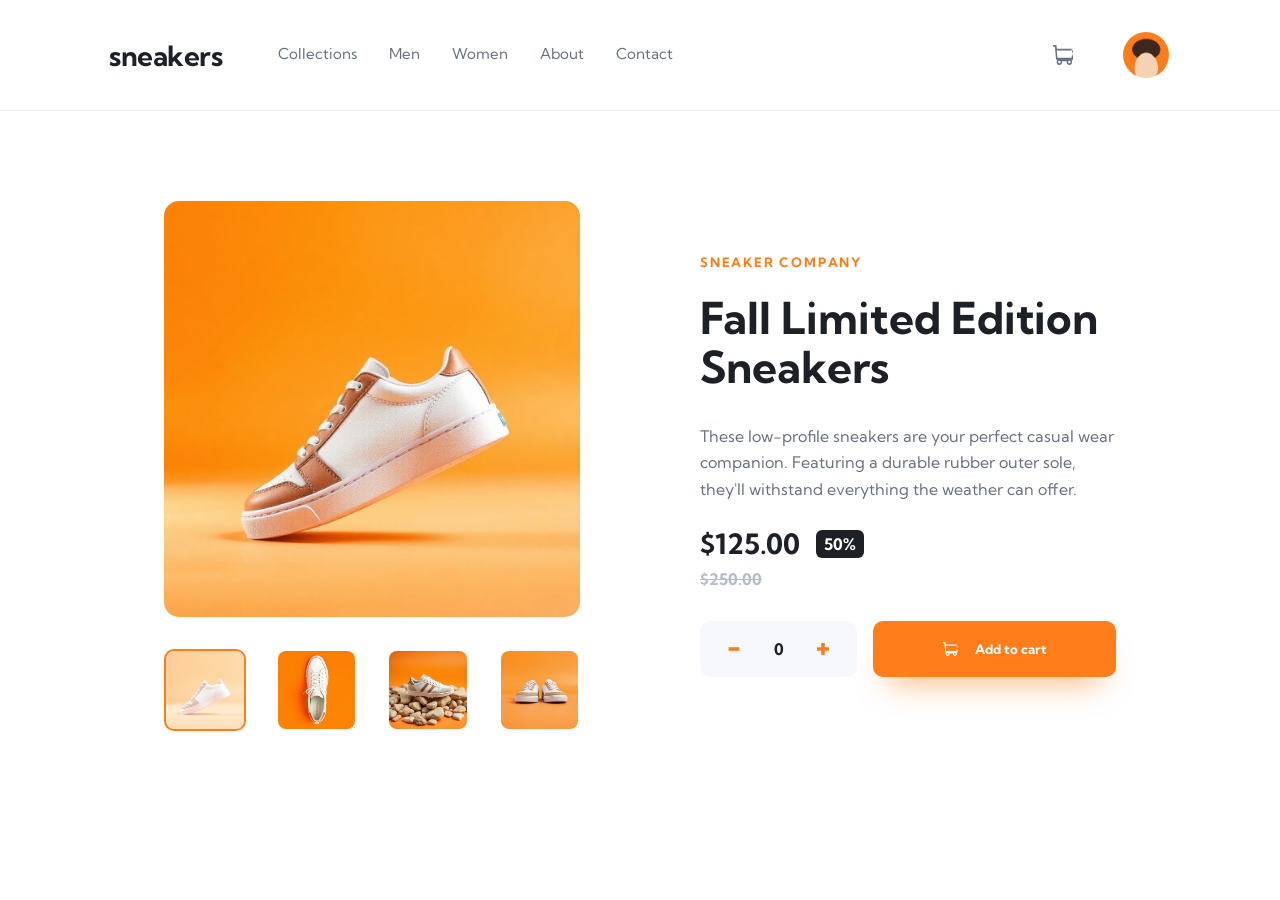
<file: index.html>
<!DOCTYPE html>
<html lang="en">
<head>
<meta charset="UTF-8" />
<meta name="viewport" content="width=device-width, initial-scale=1.0" />
<title>Sneakers — Fall Limited Edition</title>
<link rel="preconnect" href="https://fonts.googleapis.com">
<link rel="preconnect" href="https://fonts.gstatic.com" crossorigin>
<link href="https://fonts.googleapis.com/css2?family=Kumbh+Sans:wght@400;700&display=swap" rel="stylesheet">
<link rel="stylesheet" href="style.css" />
</head>
<body>
<header class="header">
  <div class="header-inner">
    <div class="header-left">
      <button class="menu-btn" id="menuBtn" aria-label="Open menu">
        <img src="images/icon-menu.svg" alt="" />
      </button>
      <a href="index.html" class="logo">sneakers</a>
      <nav class="nav" id="nav">
        <button class="nav-close" id="navClose" aria-label="Close menu">
          <img src="images/icon-close.svg" alt="" />
        </button>
        <ul>
          <li><a href="#">Collections</a></li>
          <li><a href="#">Men</a></li>
          <li><a href="#">Women</a></li>
          <li><a href="#">About</a></li>
          <li><a href="#">Contact</a></li>
        </ul>
      </nav>
      <div class="nav-overlay" id="navOverlay"></div>
    </div>
    <div class="header-right">
      <button class="cart-btn" id="cartBtn" aria-label="Cart">
        <img src="images/icon-cart.svg" alt="" />
        <span class="cart-badge" id="cartBadge" hidden>0</span>
      </button>
      <img class="avatar" src="images/image-avatar.jpg" alt="Avatar" />
    </div>

    <div class="cart-dropdown" id="cartDropdown" hidden>
      <div class="cart-dropdown-header"><h3>Cart</h3></div>
      <div class="cart-dropdown-body" id="cartBody">
        <p class="cart-empty">Your cart is empty.</p>
      </div>
    </div>
  </div>
</header>

<main class="product">
  <section class="gallery">
    <div class="gallery-main" id="galleryMain">
      <button class="gallery-nav prev" id="mPrev" aria-label="Previous"><img src="images/icon-prev.svg" alt=""></button>
      <img id="mainImage" src="images/image-product-1.jpg" alt="Product" />
      <button class="gallery-nav next" id="mNext" aria-label="Next"><img src="images/icon-next.svg" alt=""></button>
    </div>
    <div class="thumbs" id="thumbs">
      <button class="thumb active" data-index="0"><img src="images/image-product-1-thumbnail.jpg" alt=""></button>
      <button class="thumb" data-index="1"><img src="images/image-product-2-thumbnail.jpg" alt=""></button>
      <button class="thumb" data-index="2"><img src="images/image-product-3-thumbnail.jpg" alt=""></button>
      <button class="thumb" data-index="3"><img src="images/image-product-4-thumbnail.jpg" alt=""></button>
    </div>
  </section>

  <section class="info">
    <p class="brand">SNEAKER COMPANY</p>
    <h1 class="title">Fall Limited Edition Sneakers</h1>
    <p class="desc">These low-profile sneakers are your perfect casual wear companion. Featuring a durable rubber outer sole, they'll withstand everything the weather can offer.</p>
    <div class="price-block">
      <div class="price-row">
        <span class="price">$125.00</span>
        <span class="discount">50%</span>
      </div>
      <span class="old-price">$250.00</span>
    </div>
    <div class="actions">
      <div class="qty">
        <button id="qMinus" aria-label="Decrease"><img src="images/icon-minus.svg" alt=""></button>
        <span id="qVal">0</span>
        <button id="qPlus" aria-label="Increase"><img src="images/icon-plus.svg" alt=""></button>
      </div>
      <button class="add-cart" id="addCart">
        <img src="images/icon-cart.svg" alt="" class="add-cart-icon"> Add to cart
      </button>
    </div>
  </section>
</main>

<!-- Lightbox (desktop only, opens only on click) -->
<div class="lightbox" id="lightbox" hidden>
  <div class="lightbox-inner">
    <button class="lb-close" id="lbClose" aria-label="Close">
      <img src="images/icon-close.svg" alt="">
    </button>
    <div class="gallery-main lb-main">
      <button class="gallery-nav prev" id="lbPrev"><img src="images/icon-prev.svg" alt=""></button>
      <img id="lbImage" src="images/image-product-1.jpg" alt="">
      <button class="gallery-nav next" id="lbNext"><img src="images/icon-next.svg" alt=""></button>
    </div>
    <div class="thumbs lb-thumbs" id="lbThumbs">
      <button class="thumb active" data-index="0"><img src="images/image-product-1-thumbnail.jpg" alt=""></button>
      <button class="thumb" data-index="1"><img src="images/image-product-2-thumbnail.jpg" alt=""></button>
      <button class="thumb" data-index="2"><img src="images/image-product-3-thumbnail.jpg" alt=""></button>
      <button class="thumb" data-index="3"><img src="images/image-product-4-thumbnail.jpg" alt=""></button>
    </div>
  </div>
</div>

<script src="script.js"></script>
</body>
</html>
</file>
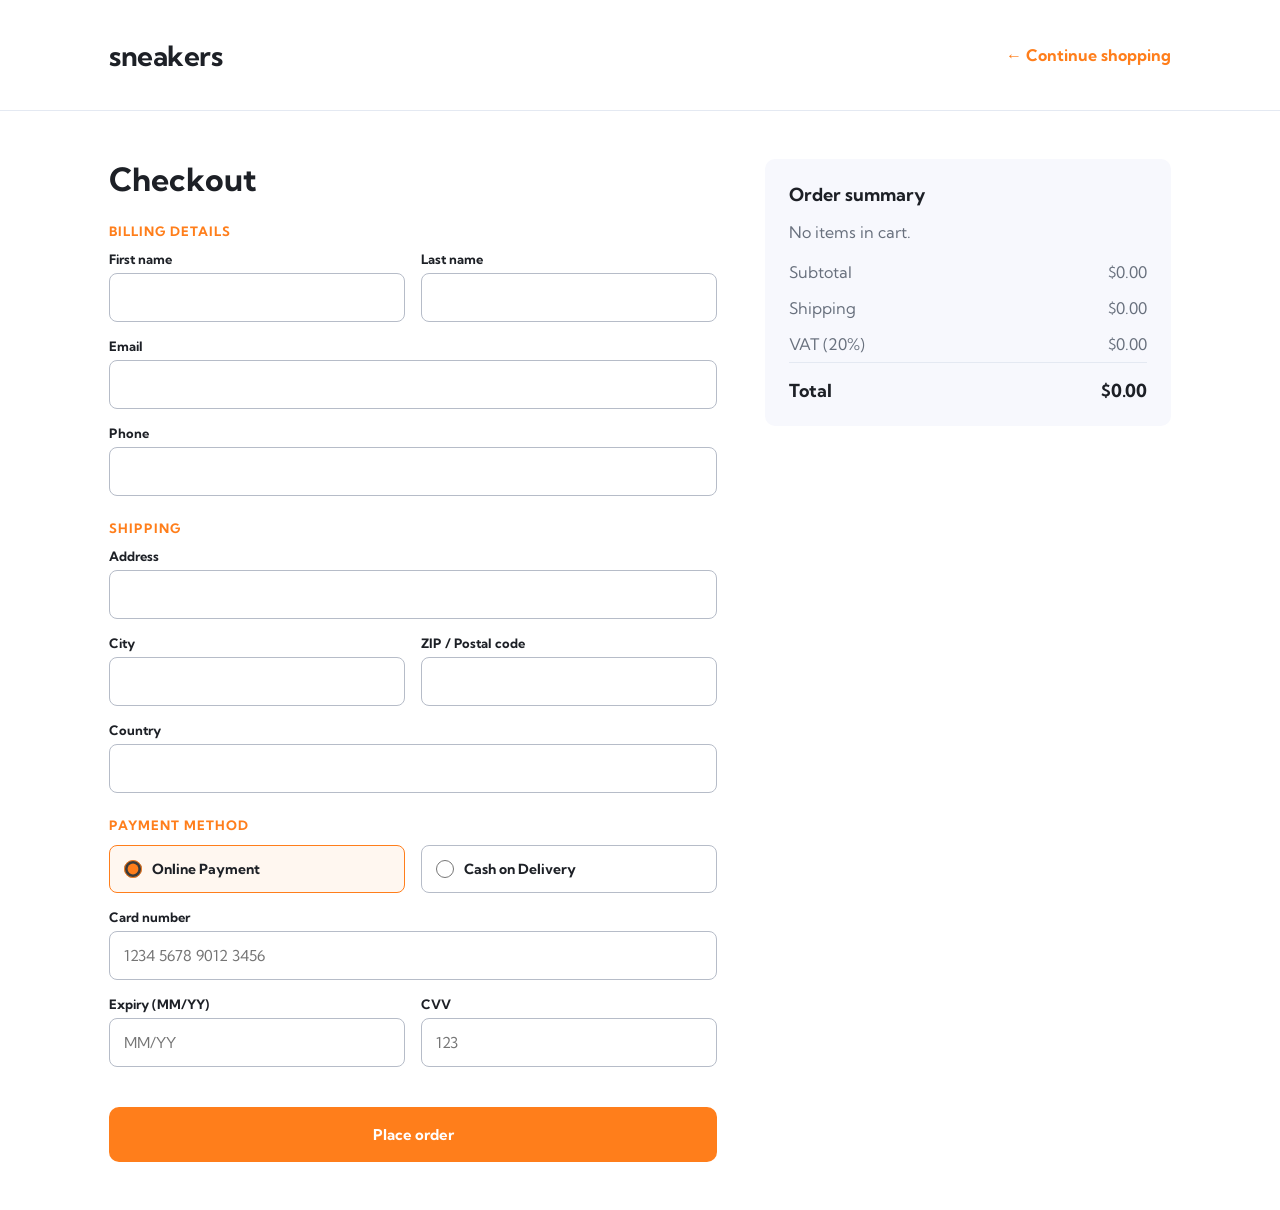
<file: checkout.html>
<!DOCTYPE html>
<html lang="en">
<head>
<meta charset="UTF-8" />
<meta name="viewport" content="width=device-width, initial-scale=1.0" />
<title>Checkout — Sneakers</title>
<link href="https://fonts.googleapis.com/css2?family=Kumbh+Sans:wght@400;700&display=swap" rel="stylesheet">
<link rel="stylesheet" href="style.css" />
<style>
.checkout-wrap{max-width:1110px;margin:0 auto;padding:48px 24px;display:grid;grid-template-columns:1.5fr 1fr;gap:48px}
@media(max-width:768px){.checkout-wrap{grid-template-columns:1fr;padding:24px}}
.checkout-wrap h1{font-size:32px;margin-bottom:24px}
.field{margin-bottom:16px}
.field label{display:block;font-weight:700;font-size:13px;margin-bottom:6px;color:var(--very-dark-blue)}
.field input,.field select{width:100%;padding:14px;border:1px solid var(--grayish-blue);border-radius:8px;font-family:inherit;font-size:15px}
.field input:focus,.field select:focus{outline:none;border-color:var(--orange)}
.field.error input{border-color:#d33}
.error-msg{color:#d33;font-size:12px;margin-top:4px;display:none}
.field.error .error-msg{display:block}
.row{display:grid;grid-template-columns:1fr 1fr;gap:16px}
.section-title{font-weight:700;margin:24px 0 12px;text-transform:uppercase;font-size:13px;letter-spacing:1px;color:var(--orange)}
.pay-options{display:grid;grid-template-columns:1fr 1fr;gap:16px;margin-bottom:16px}
@media(max-width:520px){.pay-options{grid-template-columns:1fr}}
.pay-opt{display:flex;align-items:center;gap:10px;padding:14px;border:1px solid var(--grayish-blue);border-radius:8px;cursor:pointer;font-weight:700;font-size:14px}
.pay-opt input{accent-color:var(--orange);width:18px;height:18px}
.pay-opt.active{border-color:var(--orange);background:#fff7f0}
.cod-note{background:#fff7f0;border:1px dashed var(--orange);border-radius:8px;padding:14px;color:var(--dark-grayish-blue);font-size:14px}
.summary{background:var(--light-grayish-blue);border-radius:10px;padding:24px;height:fit-content;position:sticky;top:24px}
.summary h2{font-size:18px;margin-bottom:16px}
.sum-item{display:flex;justify-content:space-between;padding:8px 0;color:var(--dark-grayish-blue)}
.sum-total{display:flex;justify-content:space-between;padding-top:16px;border-top:1px solid #e4e9f2;font-weight:700;font-size:18px;color:var(--very-dark-blue)}
.place-order{margin-top:24px;width:100%;background:var(--orange);color:#fff;font-weight:700;border-radius:10px;padding:18px;font-size:15px;border:none;cursor:pointer}
.place-order:hover{background:#ffab6a}
.place-order:disabled{opacity:.5;cursor:not-allowed}
.modal[hidden]{display:none !important}
.modal{position:fixed;inset:0;background:var(--black-75);display:flex;align-items:center;justify-content:center;z-index:200}
.modal-box{background:#fff;border-radius:12px;padding:40px;max-width:420px;text-align:center}
.modal-box h2{margin-bottom:12px}
.modal-box p{color:var(--dark-grayish-blue);margin-bottom:20px}
.modal-box a{display:inline-block;background:var(--orange);color:#fff;padding:14px 24px;border-radius:8px;font-weight:700;text-decoration:none}
</style>
</head>
<body>
<header class="header">
  <div class="header-inner">
    <div class="header-left">
      <a href="index.html" class="logo">sneakers</a>
    </div>
    <div class="header-right">
      <a href="index.html" style="font-weight:700;color:var(--orange)">← Continue shopping</a>
    </div>
  </div>
</header>

<main class="checkout-wrap">
  <form id="coForm" novalidate>
    <h1>Checkout</h1>
    <div class="section-title">Billing details</div>
    <div class="row">
      <div class="field"><label>First name</label><input name="firstName" required><span class="error-msg">Required</span></div>
      <div class="field"><label>Last name</label><input name="lastName" required><span class="error-msg">Required</span></div>
    </div>
    <div class="field"><label>Email</label><input type="email" name="email" required><span class="error-msg">Valid email required</span></div>
    <div class="field"><label>Phone</label><input type="tel" name="phone" required><span class="error-msg">Required</span></div>

    <div class="section-title">Shipping</div>
    <div class="field"><label>Address</label><input name="address" required><span class="error-msg">Required</span></div>
    <div class="row">
      <div class="field"><label>City</label><input name="city" required><span class="error-msg">Required</span></div>
      <div class="field"><label>ZIP / Postal code</label><input name="zip" required><span class="error-msg">Required</span></div>
    </div>
    <div class="field"><label>Country</label><input name="country" required><span class="error-msg">Required</span></div>

    <div class="section-title">Payment method</div>
    <div class="pay-options">
      <label class="pay-opt active" id="optOnline">
        <input type="radio" name="payMethod" value="online" checked>
        <span>Online Payment</span>
      </label>
      <label class="pay-opt" id="optCod">
        <input type="radio" name="payMethod" value="cod">
        <span>Cash on Delivery</span>
      </label>
    </div>

    <div id="cardFields">
      <div class="field"><label>Card number</label><input name="card" maxlength="19" placeholder="1234 5678 9012 3456"><span class="error-msg">16 digits required</span></div>
      <div class="row">
        <div class="field"><label>Expiry (MM/YY)</label><input name="expiry" placeholder="MM/YY"><span class="error-msg">Format MM/YY</span></div>
        <div class="field"><label>CVV</label><input name="cvv" maxlength="4" placeholder="123"><span class="error-msg">3-4 digits</span></div>
      </div>
    </div>

    <div id="codNote" class="cod-note" hidden>
      You'll pay in cash when your order is delivered. No card details required.
    </div>

    <button class="place-order" type="submit">Place order</button>
  </form>

  <aside class="summary">
    <h2>Order summary</h2>
    <div id="sumItems"></div>
    <div class="sum-item"><span>Subtotal</span><span id="sumSubtotal">$0.00</span></div>
    <div class="sum-item"><span>Shipping</span><span id="sumShipping">$0.00</span></div>
    <div class="sum-item"><span>VAT (20%)</span><span id="sumVat">$0.00</span></div>
    <div class="sum-total"><span>Total</span><span id="sumTotal">$0.00</span></div>
  </aside>
</main>

<div class="modal" id="confirmModal" hidden>
  <div class="modal-box">
    <h2>🎉 Order confirmed</h2>
    <p id="confirmMsg">Thank you! Your order has been placed successfully.</p>
    <a href="index.html">Back to shop</a>
  </div>
</div>

<script>
const SHIPPING = 50;
const VAT_RATE = 0.20;
const $ = (s, r=document) => r.querySelector(s);
const $$ = (s, r=document) => Array.from(r.querySelectorAll(s));

function getCart(){ try{return JSON.parse(localStorage.getItem('cart'))||[]}catch{return[]} }

function renderSummary(){
  const cart = getCart();
  const itemsBox = $('#sumItems');
  itemsBox.innerHTML = cart.map(i => `<div class="sum-item"><span>${i.name} × ${i.qty}</span><span>$${(i.price*i.qty).toFixed(2)}</span></div>`).join('') || '<p style="color:var(--dark-grayish-blue);margin-bottom:12px">No items in cart.</p>';
  const sub = cart.reduce((s,i)=>s+i.price*i.qty,0);
  const ship = cart.length ? SHIPPING : 0;
  const vat = sub * VAT_RATE;
  $('#sumSubtotal').textContent = '$'+sub.toFixed(2);
  $('#sumShipping').textContent = '$'+ship.toFixed(2);
  $('#sumVat').textContent = '$'+vat.toFixed(2);
  $('#sumTotal').textContent = '$'+(sub+ship+vat).toFixed(2);
}
renderSummary();

function getPayMethod(){
  const r = document.querySelector('input[name="payMethod"]:checked');
  return r ? r.value : 'online';
}

function updatePayUI(){
  const m = getPayMethod();
  $('#optOnline').classList.toggle('active', m==='online');
  $('#optCod').classList.toggle('active', m==='cod');
  $('#cardFields').hidden = m==='cod';
  $('#codNote').hidden = m!=='cod';
}
$$('input[name="payMethod"]').forEach(r => r.addEventListener('change', updatePayUI));
updatePayUI();

function validate(form){
  let ok = true;
  const method = getPayMethod();
  $$('.field', form).forEach(f => f.classList.remove('error'));

  // Always-required fields
  ['firstName','lastName','email','phone','address','city','zip','country'].forEach(name => {
    const inp = form.querySelector(`[name="${name}"]`);
    if (!inp) return;
    let v = inp.value.trim(), bad = !v;
    if (name==='email' && v && !/^[^@\s]+@[^@\s]+\.[^@\s]+$/.test(v)) bad=true;
    if (bad){ inp.closest('.field').classList.add('error'); ok=false; }
  });

  // Card fields only when online payment
  if (method === 'online'){
    ['card','expiry','cvv'].forEach(name => {
      const inp = form.querySelector(`[name="${name}"]`);
      if (!inp) return;
      let v = inp.value.trim(), bad = !v;
      if (name==='card' && v && v.replace(/\s/g,'').length<16) bad=true;
      if (name==='expiry' && v && !/^\d{2}\/\d{2}$/.test(v)) bad=true;
      if (name==='cvv' && v && !/^\d{3,4}$/.test(v)) bad=true;
      if (bad){ inp.closest('.field').classList.add('error'); ok=false; }
    });
  }
  return ok;
}

$('#coForm').addEventListener('submit', e => {
  e.preventDefault();
  if (getCart().length === 0){ alert('Your cart is empty.'); return; }
  if (!validate(e.target)) return;
  const method = getPayMethod();
  $('#confirmMsg').textContent = method === 'cod'
    ? 'Thank you! Your order is placed. Please keep cash ready at delivery.'
    : 'Thank you! Your payment was successful and your order has been placed.';
  localStorage.removeItem('cart');
  $('#confirmModal').hidden = false;
});
</script>
</body>
</html>
</file>
<file: style.css>
:root{
  --orange:#FF7E1B;
  --pale-orange:#FFEDE0;
  --very-dark-blue:#1D2026;
  --dark-grayish-blue:#68707D;
  --grayish-blue:#B6BCC8;
  --light-grayish-blue:#F7F8FD;
  --white:#FFFFFF;
  --black-75:rgba(0,0,0,.75);
  --shadow:0 20px 50px -20px rgba(29,32,38,.5);
}
*{box-sizing:border-box;margin:0;padding:0}
html,body{font-family:'Kumbh Sans',sans-serif;color:var(--very-dark-blue);background:#fff;font-size:16px}
img{display:block;max-width:100%}
button{cursor:pointer;border:none;background:none;font-family:inherit}
a{text-decoration:none;color:inherit}

/* HEADER */
.header{border-bottom:1px solid #e4e9f2;position:relative}
.header-inner{max-width:1110px;margin:0 auto;padding:0 24px;display:flex;align-items:center;justify-content:space-between;height:110px;position:relative}
.header-left{display:flex;align-items:center;gap:56px}
.logo{font-size:28px;font-weight:700;letter-spacing:-.5px}
.menu-btn,.nav-close{display:none}
.nav ul{display:flex;gap:32px;list-style:none}
.nav a{color:var(--dark-grayish-blue);font-size:15px;display:inline-block;padding:46px 0;border-bottom:4px solid transparent;transition:.2s}
.nav a:hover{color:var(--very-dark-blue);border-bottom-color:var(--orange)}
.header-right{display:flex;align-items:center;gap:46px}
.cart-btn{position:relative}
.cart-btn img{width:22px;height:20px;transition:.2s}
.cart-btn:hover img{filter:brightness(0)}
.cart-badge{position:absolute;top:-6px;right:-8px;background:var(--orange);color:#fff;font-size:10px;font-weight:700;border-radius:8px;padding:1px 7px}
.avatar{width:50px;height:50px;border-radius:50%;border:2px solid transparent;transition:.2s;object-fit:cover}
.avatar:hover{border-color:var(--orange)}

/* CART DROPDOWN */
.cart-dropdown{position:absolute;top:90px;right:24px;width:360px;background:#fff;border-radius:10px;box-shadow:var(--shadow);z-index:50}
.cart-dropdown-header{padding:24px;border-bottom:1px solid #e4e9f2}
.cart-dropdown-header h3{font-size:16px}
.cart-dropdown-body{padding:24px;min-height:188px;display:flex;flex-direction:column;justify-content:center}
.cart-empty{text-align:center;color:var(--dark-grayish-blue);font-weight:700}
.cart-item{display:flex;align-items:center;gap:16px;margin-bottom:24px}
.cart-item img{width:50px;height:50px;border-radius:4px}
.cart-item .ci-info{flex:1;color:var(--dark-grayish-blue);font-size:15px;line-height:1.5}
.cart-item .ci-info strong{color:var(--very-dark-blue)}
.cart-item .ci-del{padding:8px}
.cart-checkout{display:block;width:100%;background:var(--orange);color:#fff;font-weight:700;padding:18px;border-radius:10px;text-align:center;font-size:15px;transition:.2s}
.cart-checkout:hover{background:#ffab6a}

/* PRODUCT */
.product{max-width:1000px;margin:0 auto;padding:90px 24px;display:grid;grid-template-columns:1fr 1fr;gap:120px;align-items:center}

.gallery-main{position:relative;border-radius:15px;overflow:hidden;cursor:pointer}
.gallery-main img{width:100%;aspect-ratio:1/1;object-fit:cover}
.gallery-nav{display:none;position:absolute;top:50%;transform:translateY(-50%);background:#fff;width:40px;height:40px;border-radius:50%;align-items:center;justify-content:center;z-index:2}
.gallery-nav.prev{left:16px}
.gallery-nav.next{right:16px}
.gallery-nav img{width:12px;height:auto}
.thumbs{display:grid;grid-template-columns:repeat(4,1fr);gap:30px;margin-top:32px}
.thumb{border-radius:10px;overflow:hidden;border:2px solid transparent;position:relative;padding:0;background:#fff}
.thumb img{width:100%;aspect-ratio:1/1;object-fit:cover;transition:.2s}
.thumb:hover img{opacity:.6}
.thumb.active{border-color:var(--orange)}
.thumb.active img{opacity:.4}

.info .brand{color:var(--orange);font-weight:700;font-size:13px;letter-spacing:1.8px;text-transform:uppercase;margin-bottom:24px}
.info .title{font-size:44px;line-height:1.1;margin-bottom:32px}
.info .desc{color:var(--dark-grayish-blue);line-height:1.65;margin-bottom:24px}
.price-block{margin-bottom:32px}
.price-row{display:flex;align-items:center;gap:16px}
.price{font-size:28px;font-weight:700}
.discount{background:var(--very-dark-blue);color:#fff;padding:4px 8px;border-radius:6px;font-size:16px;font-weight:700}
.old-price{display:block;color:var(--grayish-blue);font-weight:700;text-decoration:line-through;margin-top:8px}
.actions{display:grid;grid-template-columns:157px 1fr;gap:16px}
.qty{background:var(--light-grayish-blue);border-radius:10px;display:flex;align-items:center;justify-content:space-between;padding:0 16px;height:56px}
.qty button{padding:12px;display:flex;align-items:center;justify-content:center;transition:.2s}
.qty button:hover{opacity:.5}
.qty span{font-weight:700}
.add-cart{background:var(--orange);color:#fff;font-weight:700;border-radius:10px;height:56px;display:flex;align-items:center;justify-content:center;gap:16px;box-shadow:0 20px 30px -15px rgba(255,126,27,.6);transition:.2s}
.add-cart:hover{background:#ffab6a}
.add-cart-icon{width:16px;filter:brightness(0) invert(1)}

/* LIGHTBOX */
.lightbox[hidden]{display:none!important}
.lightbox{position:fixed;inset:0;background:var(--black-75);display:flex;align-items:center;justify-content:center;z-index:100}
.lightbox-inner{width:550px;max-width:90vw;position:relative}
.lb-close{position:absolute;top:-40px;right:0;padding:8px}
.lb-close img{width:20px;height:20px}
.lb-main{cursor:default}
.lb-main .gallery-nav{display:flex}
.lb-thumbs{margin-top:32px}

/* RESPONSIVE */
@media (max-width:768px){
  .header-inner{height:68px;padding:0 24px}
  .header-left{gap:16px}
  .menu-btn{display:block;padding:4px}
  .nav{position:fixed;top:0;left:0;bottom:0;width:66%;background:#fff;padding:24px;z-index:200;transform:translateX(-100%);transition:.3s}
  .nav.open{transform:translateX(0)}
  .nav-close{display:block;margin-bottom:54px;padding:4px}
  .nav ul{flex-direction:column;gap:20px}
  .nav a{padding:0;color:var(--very-dark-blue);font-weight:700;font-size:18px;border:none}
  .nav-overlay{display:none;position:fixed;inset:0;background:var(--black-75);z-index:150}
  .nav-overlay.open{display:block}
  .header-right{gap:22px}
  .avatar{width:24px;height:24px}
  .logo{font-size:24px}
  .cart-dropdown{top:80px;right:8px;left:8px;width:auto}

  .product{grid-template-columns:1fr;padding:0 0 24px;gap:24px}
  .gallery-main{border-radius:0;cursor:default}
  .gallery-main img{aspect-ratio:auto;height:300px}
  .gallery-nav{display:flex}
  .thumbs{display:none}
  .info{padding:0 24px}
  .info .title{font-size:28px;margin-bottom:16px}
  .price-block{margin-bottom:24px}
  .price-block{display:flex;align-items:center;justify-content:space-between}
  .old-price{margin-top:0}
  .actions{grid-template-columns:1fr;gap:16px}

  .lightbox{display:none!important}
}
</file>
